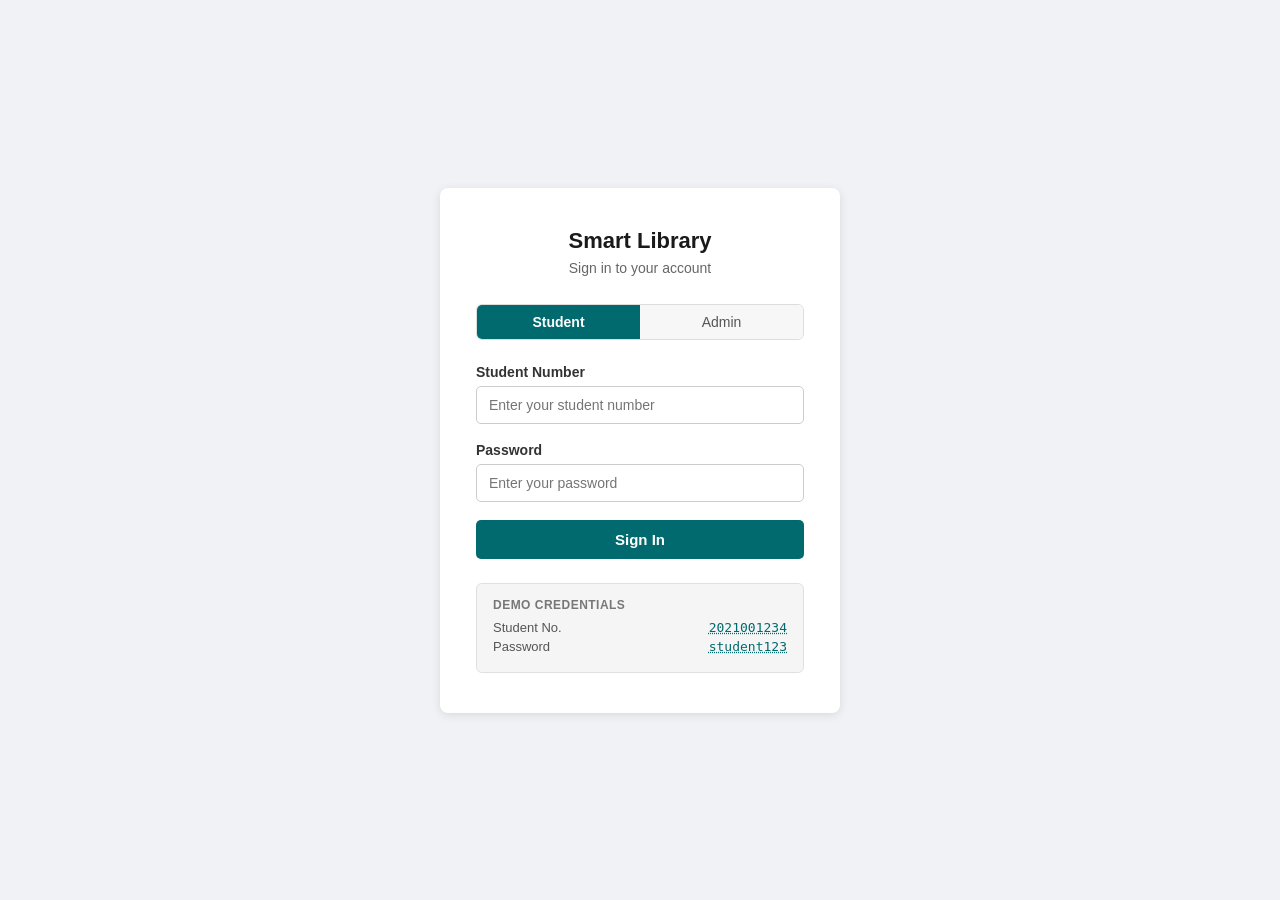
<file: html/login-page.html>
<!DOCTYPE html>
<html lang="en">
<head>
  <meta charset="UTF-8" />
  <meta name="viewport" content="width=device-width, initial-scale=1.0" />
  <title>Smart Library - Login</title>
  <style>
    * {
      box-sizing: border-box;
      margin: 0;
      padding: 0;
    }

    body {
      font-family: Arial, sans-serif;
      background-color: #f0f2f5;
      display: flex;
      justify-content: center;
      align-items: center;
      min-height: 100vh;
    }

    .login-card {
      background-color: #ffffff;
      padding: 40px 36px;
      border-radius: 8px;
      box-shadow: 0 2px 10px rgba(0, 0, 0, 0.1);
      width: 100%;
      max-width: 400px;
    }

    .login-title {
      font-size: 22px;
      font-weight: bold;
      color: #1a1a1a;
      margin-bottom: 6px;
      text-align: center;
    }

    .login-subtitle {
      font-size: 14px;
      color: #666;
      text-align: center;
      margin-bottom: 28px;
    }

    /* Role tabs */
    .role-tabs {
      display: flex;
      border: 1px solid #ddd;
      border-radius: 6px;
      overflow: hidden;
      margin-bottom: 24px;
    }

    .role-tab {
      flex: 1;
      padding: 9px;
      font-size: 14px;
      background: #f7f7f7;
      border: none;
      cursor: pointer;
      color: #555;
    }

    .role-tab.active {
      background: #016a6f;
      color: #ffffff;
      font-weight: 600;
    }

    /* Form */
    .form-group {
      margin-bottom: 18px;
    }

    label {
      display: block;
      font-size: 14px;
      font-weight: 600;
      color: #333;
      margin-bottom: 6px;
    }

    input[type="text"],
    input[type="password"] {
      width: 100%;
      padding: 10px 12px;
      font-size: 14px;
      border: 1px solid #ccc;
      border-radius: 5px;
      outline: none;
      color: #1a1a1a;
    }

    input[type="text"]:focus,
    input[type="password"]:focus {
      border-color: #016a6f;
    }

    input.error-input {
      border-color: #cc0000;
    }

    .error-msg {
      font-size: 12px;
      color: #cc0000;
      margin-top: 4px;
      display: none;
    }

    .error-msg.show {
      display: block;
    }

    .form-bottom-row {
      display: flex;
      justify-content: space-between;
      align-items: center;
      margin-bottom: 22px;
      font-size: 13px;
    }

    .form-bottom-row label {
      font-weight: normal;
      display: flex;
      align-items: center;
      gap: 6px;
      color: #555;
      cursor: pointer;
    }

    .forgot {
      color: #016a6f;
      text-decoration: none;
      font-size: 13px;
    }

    .forgot:hover {
      text-decoration: underline;
    }

    .btn-login {
      width: 100%;
      padding: 11px;
      background-color: #016a6f;
      color: #fff;
      font-size: 15px;
      font-weight: 600;
      border: none;
      border-radius: 5px;
      cursor: pointer;
    }

    .btn-login:hover {
      background-color: #014f53;
    }

    .btn-login:disabled {
      background-color: #aaa;
      cursor: not-allowed;
    }

    /* Demo hint */
    .demo-hint {
      margin-top: 24px;
      background: #f5f5f5;
      border: 1px solid #e0e0e0;
      border-radius: 6px;
      padding: 14px 16px;
    }

    .demo-hint p {
      font-size: 12px;
      color: #777;
      margin-bottom: 8px;
      font-weight: 600;
      text-transform: uppercase;
      letter-spacing: 0.04em;
    }

    .demo-row {
      display: flex;
      justify-content: space-between;
      font-size: 13px;
      margin-bottom: 4px;
    }

    .demo-row span:first-child {
      color: #555;
    }

    .demo-val {
      font-family: monospace;
      color: #016a6f;
      cursor: pointer;
      font-size: 13px;
      background: none;
      border: none;
      padding: 0;
      text-decoration: underline dotted;
    }

    .demo-val:hover { color: #014f53; }

    /* Success */
    .success-box {
      display: none;
      text-align: center;
      padding: 16px 0 8px;
    }

    .success-box .checkmark {
      font-size: 40px;
      margin-bottom: 12px;
    }

    .success-box h3 {
      font-size: 18px;
      color: #1a1a1a;
      margin-bottom: 6px;
    }

    .success-box p {
      font-size: 13px;
      color: #666;
    }

    .back-btn {
      margin-top: 16px;
      background: none;
      border: none;
      color: #016a6f;
      font-size: 13px;
      cursor: pointer;
      text-decoration: underline;
    }
  </style>
</head>
<body>

<div class="login-card">
  <h1 class="login-title">Smart Library</h1>
  <p class="login-subtitle">Sign in to your account</p>

  <!-- Role Tabs -->
  <div class="role-tabs">
    <button class="role-tab active" id="tab-student" onclick="switchRole('student')" type="button">Student</button>
    <button class="role-tab" id="tab-admin" onclick="switchRole('admin')" type="button">Admin</button>
  </div>

  <!-- Form -->
 <form action="/login" method="POST" id="login-form">
    <div class="form-group">
      <label for="user-id" id="id-label">Student Number</label>
      <input type="text" id="user-id" name="username" placeholder="Enter your student number" />
      <span class="error-msg" id="id-error">This field is required.</span>
    </div>

    <div class="form-group">
      <label for="password">Password</label>
      <input type="password" id="password" name="password" placeholder="Enter your password" />
    <span class="error-msg" id="pw-error">This field is required.</span>
  </div>

    <button type="submit" class="btn-login" id="login-btn">Sign In</button>
  </form>

  <!-- Success -->
  <div class="success-box" id="success-box">
    <div class="checkmark">✅</div>
    <h3 id="success-title">Login Successful!</h3>
    <p id="success-msg">Redirecting to your dashboard...</p>
    <button class="back-btn" onclick="resetForm()">← Back to login</button>
  </div>

  <!-- Demo credentials -->
  <div class="demo-hint">
    <p>Demo credentials</p>
    <div class="demo-row">
      <span id="demo-id-label">Student No.</span>
      <button class="demo-val" id="demo-id-val" type="button" onclick="fillField('user-id', this.textContent)">2021001234</button>
    </div>
    <div class="demo-row">
      <span>Password</span>
      <button class="demo-val" id="demo-pw-val" type="button" onclick="fillField('password', this.textContent)">student123</button>
    </div>
  </div>
</div>


</body>
</html>
</file>
